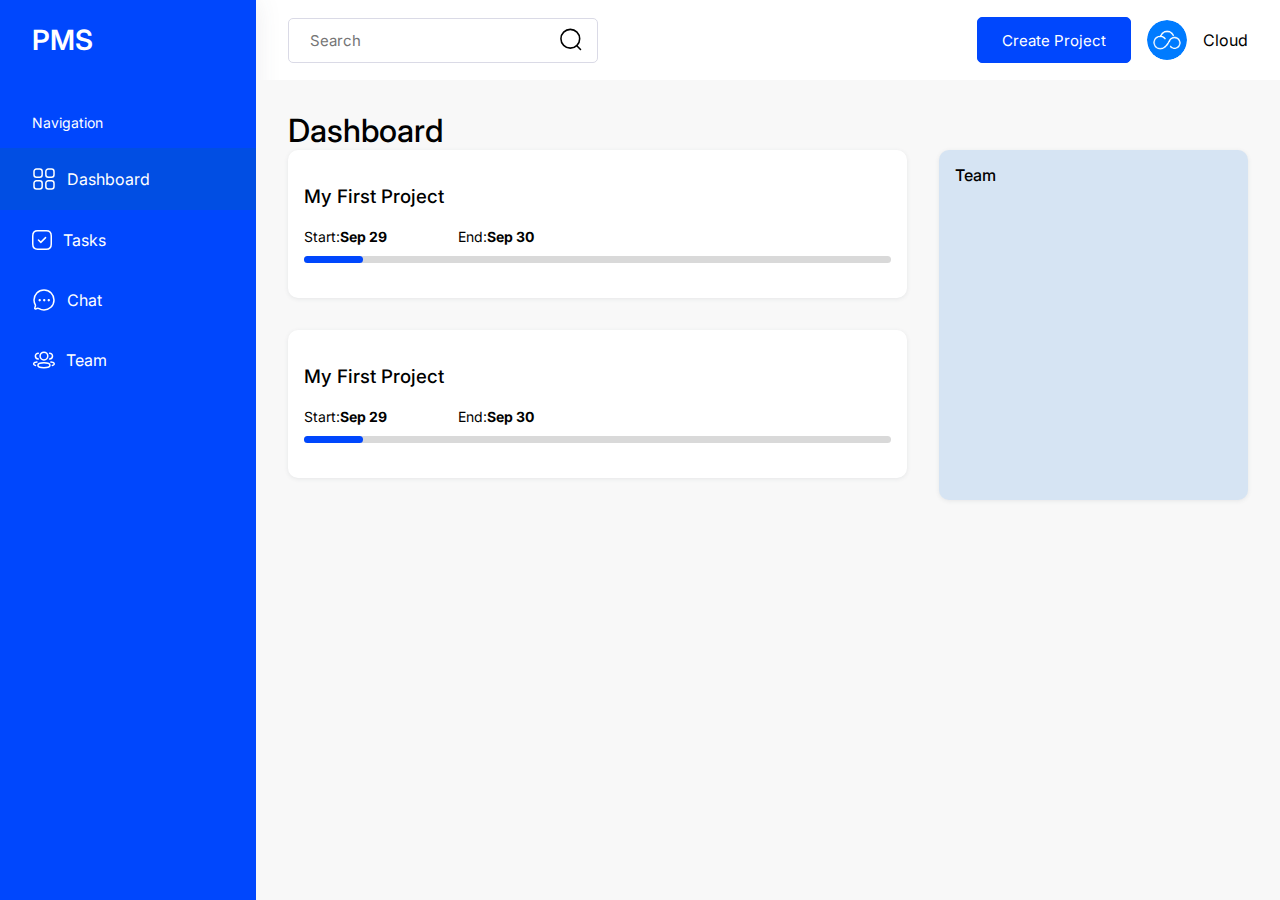
<file: index.html>
<!DOCTYPE html>
<html lang="en">
<head>
  <meta charset="UTF-8">
  <meta name="viewport" content="width=device-width, initial-scale=1.0">
  <link rel="preconnect" href="https://fonts.googleapis.com">
  <link rel="preconnect" href="https://fonts.gstatic.com" crossorigin>
  <link href="https://fonts.googleapis.com/css2?family=Inter:wght@100;200;300;400;500;600&display=swap" rel="stylesheet">
  <link rel="stylesheet" href="/css/styles.css">
  <title>Dashboard</title>
</head>
<body>
  <div class="app">
    <aside>
      <div class="logo">PMS</div>
      <nav>
        <ul>
          <li><a href="/" class="active"> <img src="/images/Category.svg" class="nav-icon" alt="Dashboard"> <span>Dashboard</span></a></li>
          <li><a href="/tasks.html"> <img src="/images/Tick Square.svg" class="nav-icon" alt="Tasks"> <span>Tasks</span></a></li>
          <li><a href="/chat.html"> <img src="/images/Chat.svg" class="nav-icon" alt="Chat Icon"> <span>Chat</span></a></li>
          <li><a href="/team.html"> <img src="/images/User.svg" class="nav-icon" alt="Team"> <span>Team</span></a></li>
        </ul>
      </nav>
    </aside>
    <main>
      <nav>
        <div class="container">
          <div class="top-navbar">
            <div class="top-navbar-left">
              <div class="search-bar">
                <input type="text" class="search-field" placeholder="Search">
                <button type="submit" class="search-button">
                  <img src="/images/Search.svg" alt="">
               </button>
              </div>
            </div>
            <div class="top-navbar-right">
              <a href="create-project.html" class="btn btn-primary">Create Project</a>
              <div class="user-account">
                <div class="user-image"><div class="image-container"><img src="images/logo.png" alt=""></div></div>
                <div class="user-name">Cloud</div>
              </div>
            </div>
          </div>
        </div>
      </nav>
      <section>
        <header class="main-header">
          <h1>Dashboard</h1>
        </header>
        <section class="main-content">
          <div class="content-container">
            <div class="projects-grid">
              <a href="/project.html" class="project-card">
                <h3 class="title">My First Project</h3>
                <div class="project-details">
                  <div class="period">
                    <div class="start-date">
                      <i class="fas fa-calendar"></i>
                      Start: <span>Sep 29</span>
                    </div>
                    <div class="end-date">
                      <i class="fas fa-check-square"></i>
                      End: <span>Sep 30</span>
                    </div>
                  </div>
                  <div class="progress-bar">
                    <div class="progress" style="width: 10%;"></div>
                  </div>
                </div>
              </a>
              <div class="project-card">
                <h3 class="title">My First Project</h3>
                <div class="project-details">
                  <div class="period">
                    <div class="start-date">
                      <i class="fas fa-calendar"></i>
                      Start: <span>Sep 29</span>
                    </div>
                    <div class="end-date">
                      <i class="fas fa-check-square"></i>
                      End: <span>Sep 30</span>
                    </div>
                  </div>
                  <div class="progress-bar">
                    <div class="progress" style="width: 10%;"></div>
                  </div>
                </div>
              </div>
            </div>
          </div>
          <div class="aside-container">
            <div class="team-view">
              <h4>Team</h4>
            </div>
          </div>
        </section>
      </section>
    </main>
  </div>
</body>
</html>
</file>
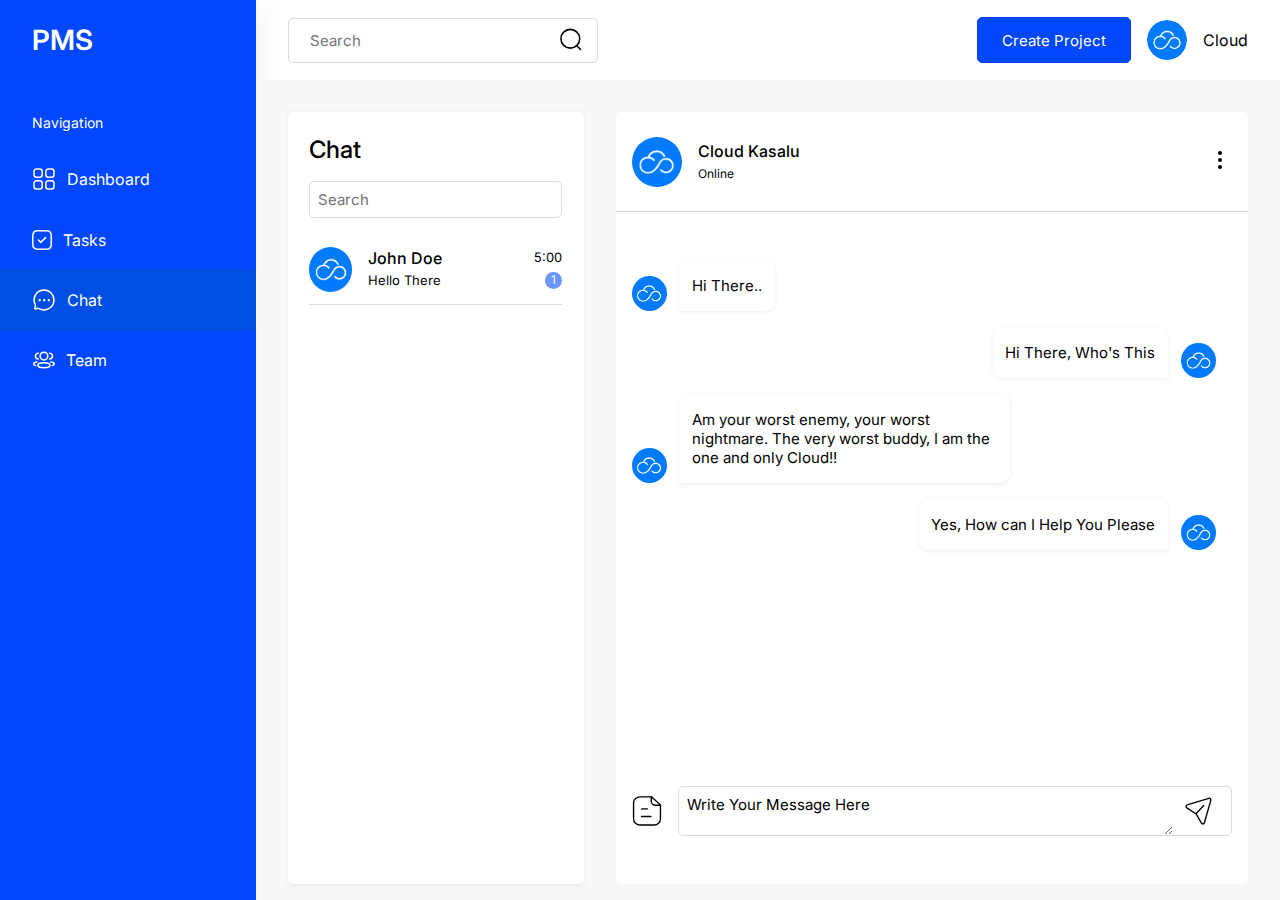
<file: chat.html>
<!DOCTYPE html>
<html lang="en">
<head>
  <meta charset="UTF-8">
  <meta name="viewport" content="width=device-width, initial-scale=1.0">
  <link rel="preconnect" href="https://fonts.googleapis.com">
  <link rel="preconnect" href="https://fonts.gstatic.com" crossorigin>
  <link href="https://fonts.googleapis.com/css2?family=Inter:wght@100;200;300;400;500;600&display=swap" rel="stylesheet">
  <link rel="stylesheet" href="/css/styles.css">
  <title>Dashboard</title>
</head>
<body>
  <div class="app">
    <aside>
      <div class="logo">PMS</div>
      <nav>
        <ul>
          <li><a href="/" > <img src="/images/Category.svg" class="nav-icon" alt="Dashboard"> <span>Dashboard</span></a></li>
          <li><a href="/tasks.html"> <img src="/images/Tick Square.svg" class="nav-icon" alt="Tasks"> <span>Tasks</span></a></li>
          <li><a href="/chat.html" class="active"> <img src="/images/Chat.svg" class="nav-icon" alt="Chat Icon"> <span>Chat</span></a></li>
          <li><a href="/team.html"> <img src="/images/User.svg" class="nav-icon" alt="Team"> <span>Team</span></a></li>
        </ul>
      </nav>
    </aside>
    <main>
      <nav>
        <div class="container">
          <div class="top-navbar">
            <div class="top-navbar-left">
              <div class="search-bar">
                <input type="text" class="search-field" placeholder="Search">
                <button type="submit" class="search-button">
                  <img src="/images/Search.svg" alt="">
               </button>
              </div>
            </div>
            <div class="top-navbar-right">
              <a href="create-project.html" class="btn btn-primary">Create Project</a>
              <div class="user-account">
                <div class="user-image"><div class="image-container"><img src="images/logo.png" alt=""></div></div>
                <div class="user-name">Cloud</div>
              </div>
            </div>
          </div>
        </div>
      </nav>
      <section>
        <div class="chat-container">
            <div class="chat-list-container content-modal">
                <header>
                    <h2>Chat</h2>
                </header>
                <div class="search">
                  <input type="text" class="search-field" placeholder="Search">
                </div>
                <div class="chat-list">
                    <div class="chat">
                      <div class="receiver-image user-image">
                        <div class="image-container">
                          <img src="images/logo.png" alt="">
                        </div>
                      </div>
                      <div class="chat-details">
                        <div class="top">
                          <div class="name"><h4>John Doe</h4></div>
                          <div class="time">5:00</div>
                        </div>
                        <div class="bottom">
                          <div class="message">Hello There</div>
                          <div class="message-count">1</div>
                        </div>
                      </div>
                    </div>
                </div>
            </div>
            <div class="chat-field-container">
                <div class="chat-header">
                    <div class="chat-header-user">
                        <div class="user-image">
                            <div class="image-container">
                                <img src="images/logo.png" alt="">
                            </div>
                        </div>
                        <div class="user-name">
                            <h4>Cloud Kasalu</h4>
                            <div class="user-status">Online</div>
                        </div>
                    </div>
                    <div class="chat-head-options">
                      <img src="images/more-vertical.svg" alt="">
                    </div>
                </div>
                <div class="chat-field">
                  <div class="chat-blob receiver">
                    <div class="user-image user-receiver">
                      <div class="image-container">
                        <img src="images/logo.png" alt="">
                      </div>
                    </div>
                    <div class="receiver-message message">
                      <p>Hi There..</p>
                    </div>
                  </div>
                  <div class="chat-blob sender">
                    <div class="sender-message message">
                      <p>Hi There, Who's This</p>
                    </div>
                    <div class="user-image user-sender">
                      <div class="image-container">
                        <img src="images/logo.png" alt="">
                      </div>
                    </div>
                  </div>
                  <div class="chat-blob receiver">
                    <div class="user-image user-receiver">
                      <div class="image-container">
                        <img src="images/logo.png" alt="">
                      </div>
                    </div>
                    <div class="receiver-message message">
                      <p>Am your worst enemy, your worst nightmare. The very worst buddy, I am the one and only Cloud!!
                      </p>
                    </div>
                  </div>
                  <div class="chat-blob sender">
                    <div class="sender-message message">
                      <p>Yes, How can I Help You Please</p>
                    </div>
                    <div class="user-image user-sender">
                      <div class="image-container">
                        <img src="images/logo.png" alt="">
                      </div>
                    </div>
                  </div>
                </div>
                <form class="chat-sender">
                  <div class="attachment"><img src="/images/Paper.svg" alt=""><input type="file" name="attachment" id=""></div>
                  <div class="textfield">
                    <textarea name="message" id="" cols="30" rows="10">Write Your Message Here</textarea>
                    <button type="submit"><img src="images/Send.svg" alt=""></button>
                  </div>
                </form>
            </div>
        </div>
      </section>
    </main>
  </div>
</body>
</html>
</file>
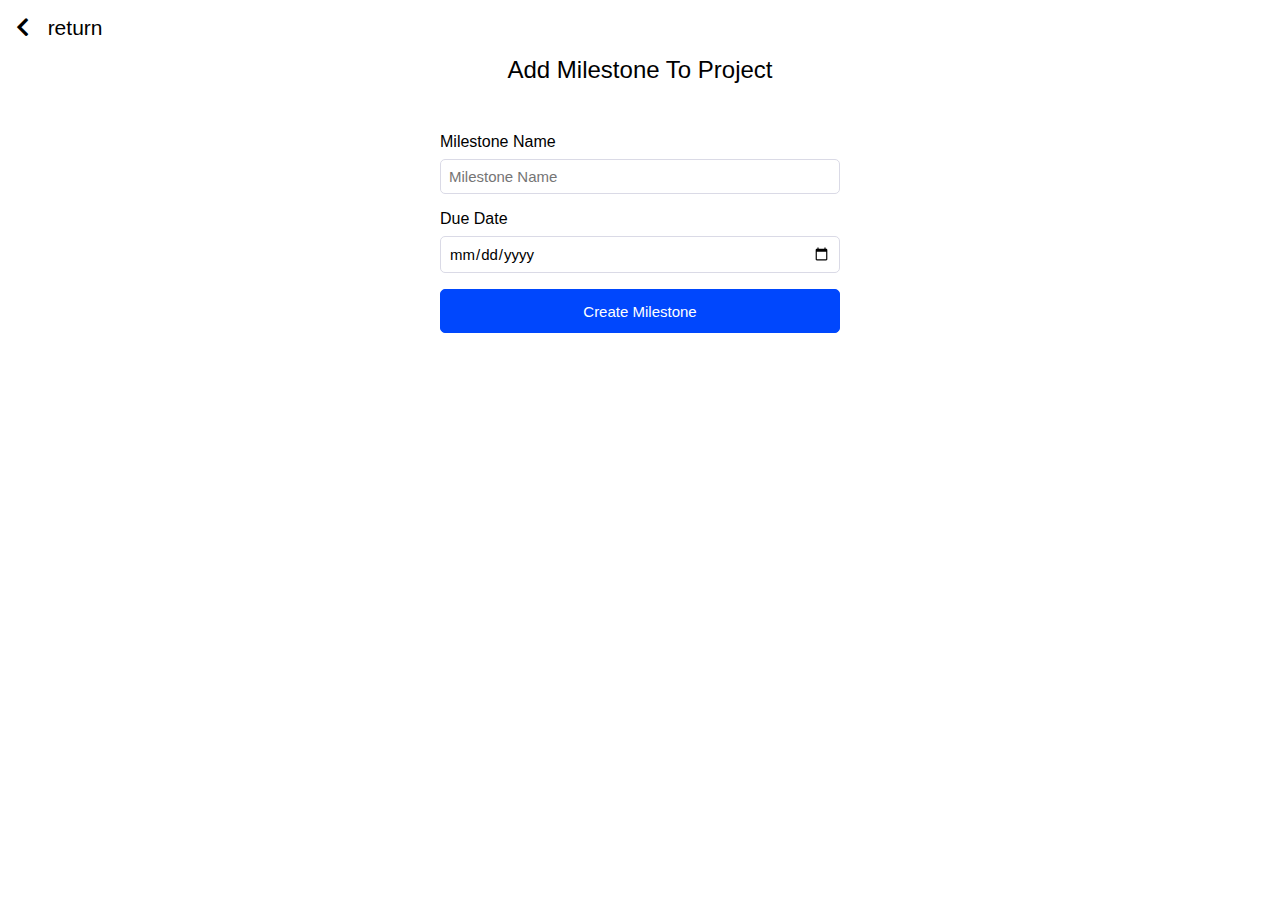
<file: create-milestone.html>
<!DOCTYPE html>
<html lang="en">
<head>
    <meta charset="UTF-8">
    <meta name="viewport" content="width=device-width, initial-scale=1.0">
    <title>Create Project</title>
    <link rel="stylesheet" href="https://cdnjs.cloudflare.com/ajax/libs/font-awesome/5.15.3/css/all.min.css">
    <link rel="stylesheet" href="/css/styles.css">
</head>
<body>
    <div class="form-page">
        <nav>
            <a href="/" class="return">
                <i class="fas fa-chevron-left"></i>
                return
            </a>
        </nav>
        <main>
            <form action="" method="post">

                <div class="form-header">
                    <h2>Add Milestone To Project</h2>
                </div>
                <div class="form-field">
                    <label for="name">Milestone Name</label>
                    <input type="text" name="name" placeholder="Milestone Name" id="name">
                </div>
                <div class="form-field">
                    <label for="date">Due Date</label>
                    <input type="date" name="date" id="date">
                </div>
                <button type="submit" class="btn btn-primary">Create Milestone</button>
            </form>
        </main>
    </div>
</body>
</html>
</file>
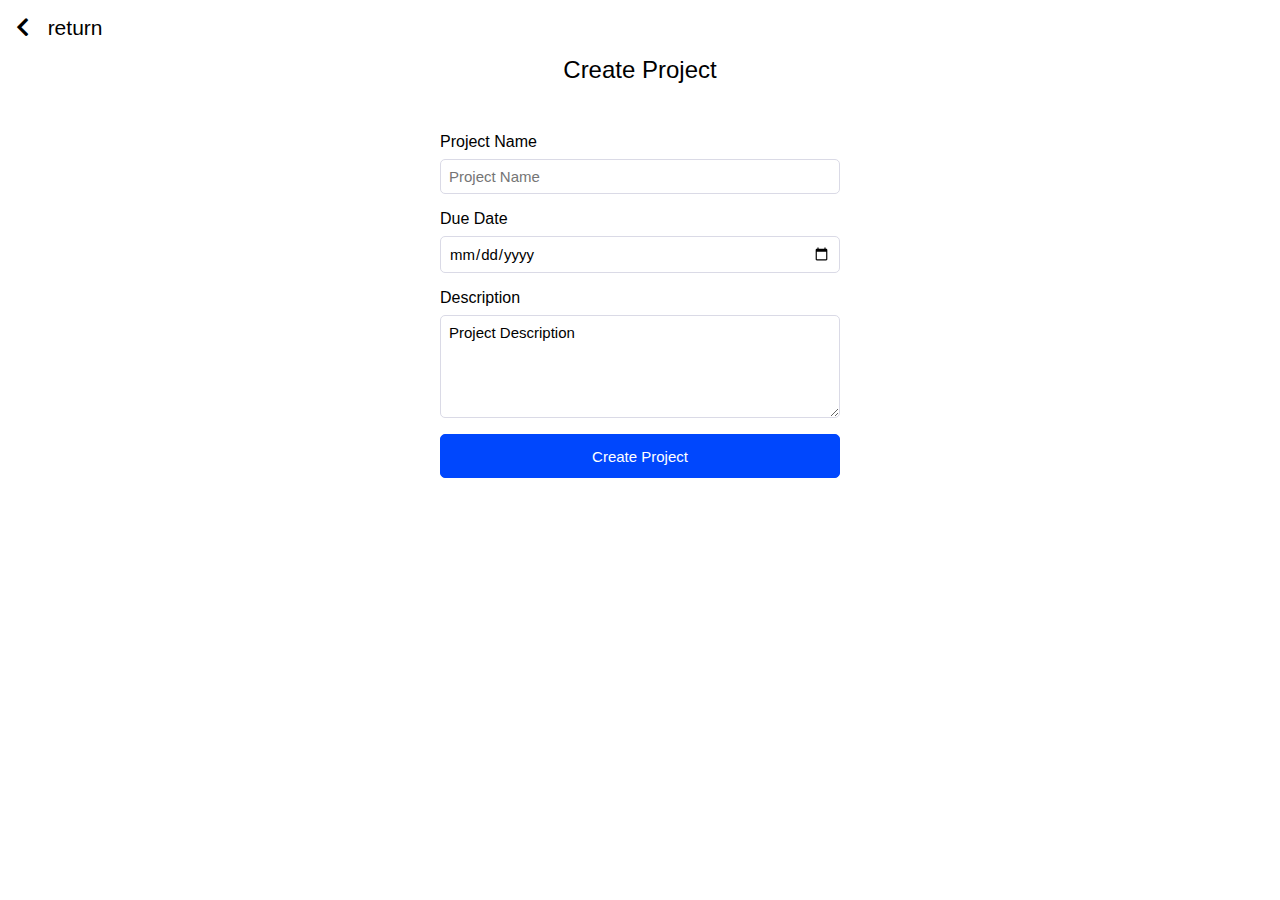
<file: create-project.html>
<!DOCTYPE html>
<html lang="en">
<head>
    <meta charset="UTF-8">
    <meta name="viewport" content="width=device-width, initial-scale=1.0">
    <title>Create Project</title>
    <link rel="stylesheet" href="https://cdnjs.cloudflare.com/ajax/libs/font-awesome/5.15.3/css/all.min.css">
    <link rel="stylesheet" href="/css/styles.css">
</head>
<body>
    <div class="form-page">
        <nav>
            <a href="/" class="return">
                <i class="fas fa-chevron-left"></i>
                return
            </a>
        </nav>
        <main>
            <form action="" method="post">

                <div class="form-header">
                    <h2>Create Project</h2>
                </div>
                <div class="form-field">
                    <label for="name">Project Name</label>
                    <input type="text" name="name" placeholder="Project Name" id="name">
                </div>
                <div class="form-field">
                    <label for="date">Due Date</label>
                    <input type="date" name="date" id="date">
                </div>
                <div class="form-field">
                    <label for="description">Description</label>
                    <textarea name="description" id="description" cols="30" rows="5">Project Description</textarea>
                </div>
                <button type="submit" class="btn btn-primary">Create Project</button>
            </form>
        </main>
    </div>
</body>
</html>
</file>
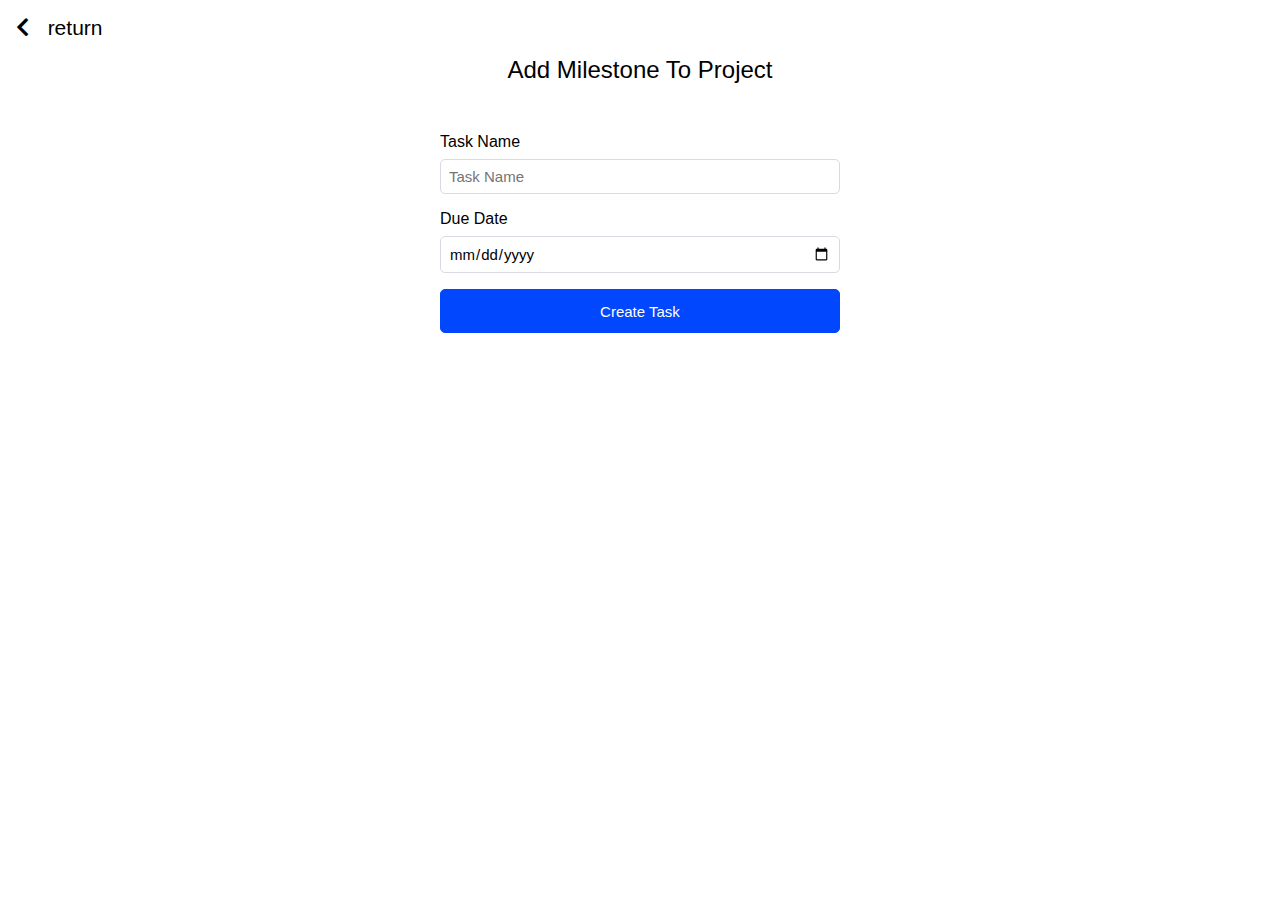
<file: create-task.html>
<!DOCTYPE html>
<html lang="en">
<head>
    <meta charset="UTF-8">
    <meta name="viewport" content="width=device-width, initial-scale=1.0">
    <title>Create Project</title>
    <link rel="stylesheet" href="https://cdnjs.cloudflare.com/ajax/libs/font-awesome/5.15.3/css/all.min.css">
    <link rel="stylesheet" href="/css/styles.css">
</head>
<body>
    <div class="form-page">
        <nav>
            <a href="/" class="return">
                <i class="fas fa-chevron-left"></i>
                return
            </a>
        </nav>
        <main>
            <form action="" method="post">

                <div class="form-header">
                    <h2>Add Milestone To Project</h2>
                </div>
                <div class="form-field">
                    <label for="name">Task Name</label>
                    <input type="text" name="name" placeholder="Task Name" id="name">
                </div>
                <div class="form-field">
                    <label for="date">Due Date</label>
                    <input type="date" name="date" id="date">
                </div>
                <button type="submit" class="btn btn-primary">Create Task</button>
            </form>
        </main>
    </div>
</body>
</html>
</file>
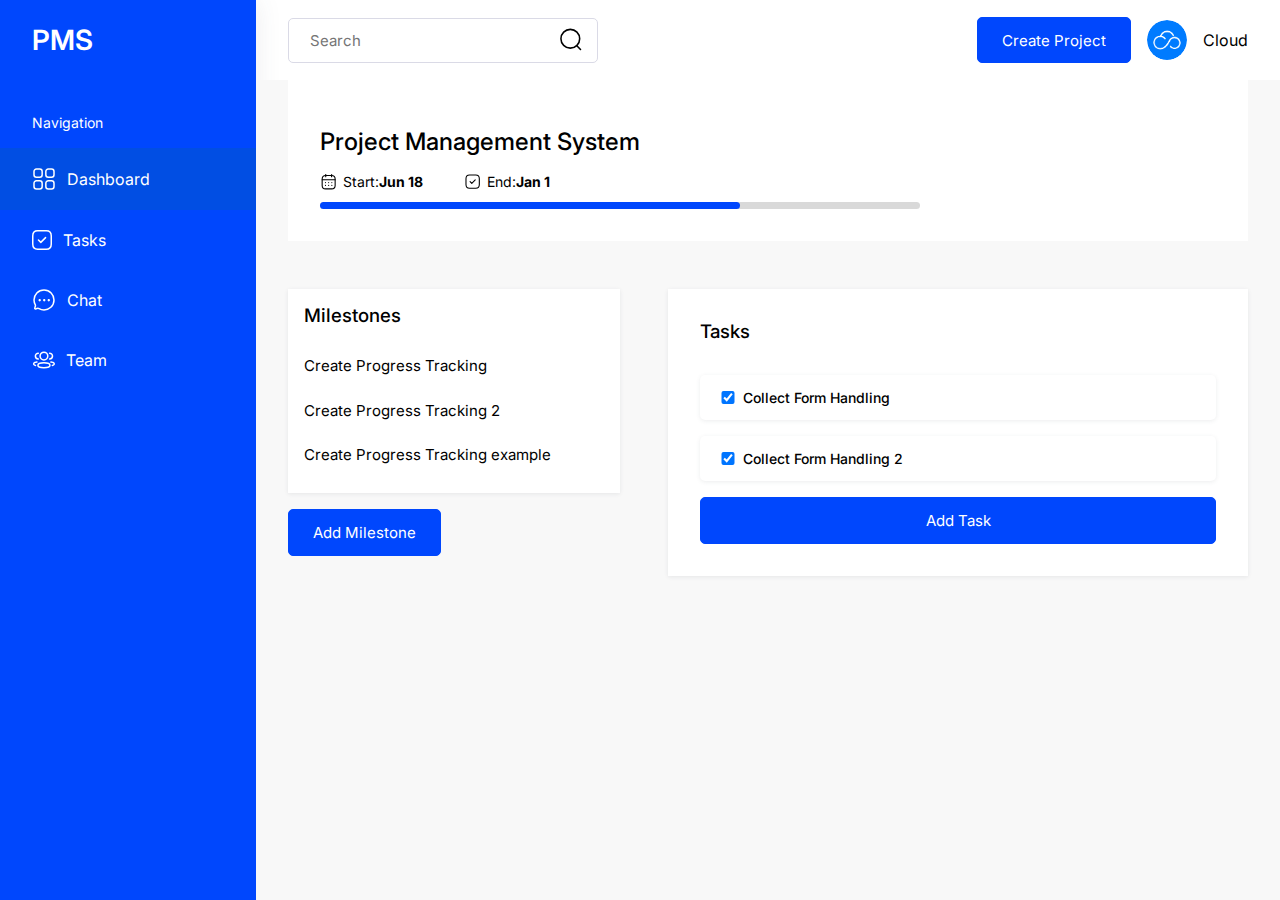
<file: project.html>
<!DOCTYPE html>
<html lang="en">
<head>
  <meta charset="UTF-8">
  <meta name="viewport" content="width=device-width, initial-scale=1.0">
  <link rel="preconnect" href="https://fonts.googleapis.com">
  <link rel="preconnect" href="https://fonts.gstatic.com" crossorigin>
  <link href="https://fonts.googleapis.com/css2?family=Inter:wght@100;200;300;400;500;600&display=swap" rel="stylesheet">
  <link rel="stylesheet" href="/css/styles.css">
  <title>Dashboard</title>
  <script defer src="/js/project.js"></script>
</head>
<body>
  <div class="app">
    <aside>
      <div class="logo">PMS</div>
      <nav>
        <ul>
          <li><a href="/" class="active"> <img src="/images/Category.svg" class="nav-icon" alt="Dashboard"> <span>Dashboard</span></a></li>
          <li><a href="/tasks.html"> <img src="/images/Tick Square.svg" class="nav-icon" alt="Tasks"> <span>Tasks</span></a></li>
          <li><a href="/chat.html"> <img src="/images/Chat.svg" class="nav-icon" alt="Chat Icon"> <span>Chat</span></a></li>
          <li><a href="/team.html"> <img src="/images/User.svg" class="nav-icon" alt="Team"> <span>Team</span></a></li>
        </ul>
      </nav>
    </aside>
    <main>
      <nav>
        <div class="container">
          <div class="top-navbar">
            <div class="top-navbar-left">
              <div class="search-bar">
                <input type="text" class="search-field" placeholder="Search">
                <button type="submit" class="search-button">
                  <img src="/images/Search.svg" alt="">
               </button>
              </div>
            </div>
            <div class="top-navbar-right">
              <a href="create-project.html" class="btn btn-primary">Create Project</a>
              <div class="user-account">
                <div class="user-image"><div class="image-container"><img src="images/logo.png" alt=""></div></div>
                <div class="user-name">Cloud</div>
              </div>
            </div>
          </div>
        </div>
      </nav>
      <section>
        <!-- <header class="main-header">
          <h1>Dashboard</h1>
        </header> -->
        <section class="project">
          <div class="project-header project-card">
            <div class="project-details">

            </div>
         </div>
          <div class="project-container">
                <section class="project-tracking">
                    <div class="milestones-section">
                      <div class="milestones-container">
                        <div class="milestones-header">
                          <h3 class="milestones-title">Milestones</h3>
                        </div>
                        <ul class="milestones-list">
                        </ul>
                      </div>
                        <a class="add-milestone-link" href="">
                        <button class="btn btn-primary">Add Milestone</button>
                        </a>
  
                      </div>
                      <div class="tasks-section">
                        <div class="tasks-container">
                          <div class="tasks-header">
                            <h3>Tasks</h3>
                          </div>
                          <ul class="tasks-list">
                          
                          </ul>
                        </div>
                        <a class="add-task-link" href="">
                        <button class="add-task-btn btn btn-primary">Add Task</button>
                        </a>
                      </div>
                </section>
            </div>
        </section>
      </section>
    </main>
  </div>
</body>
</html>
</file>
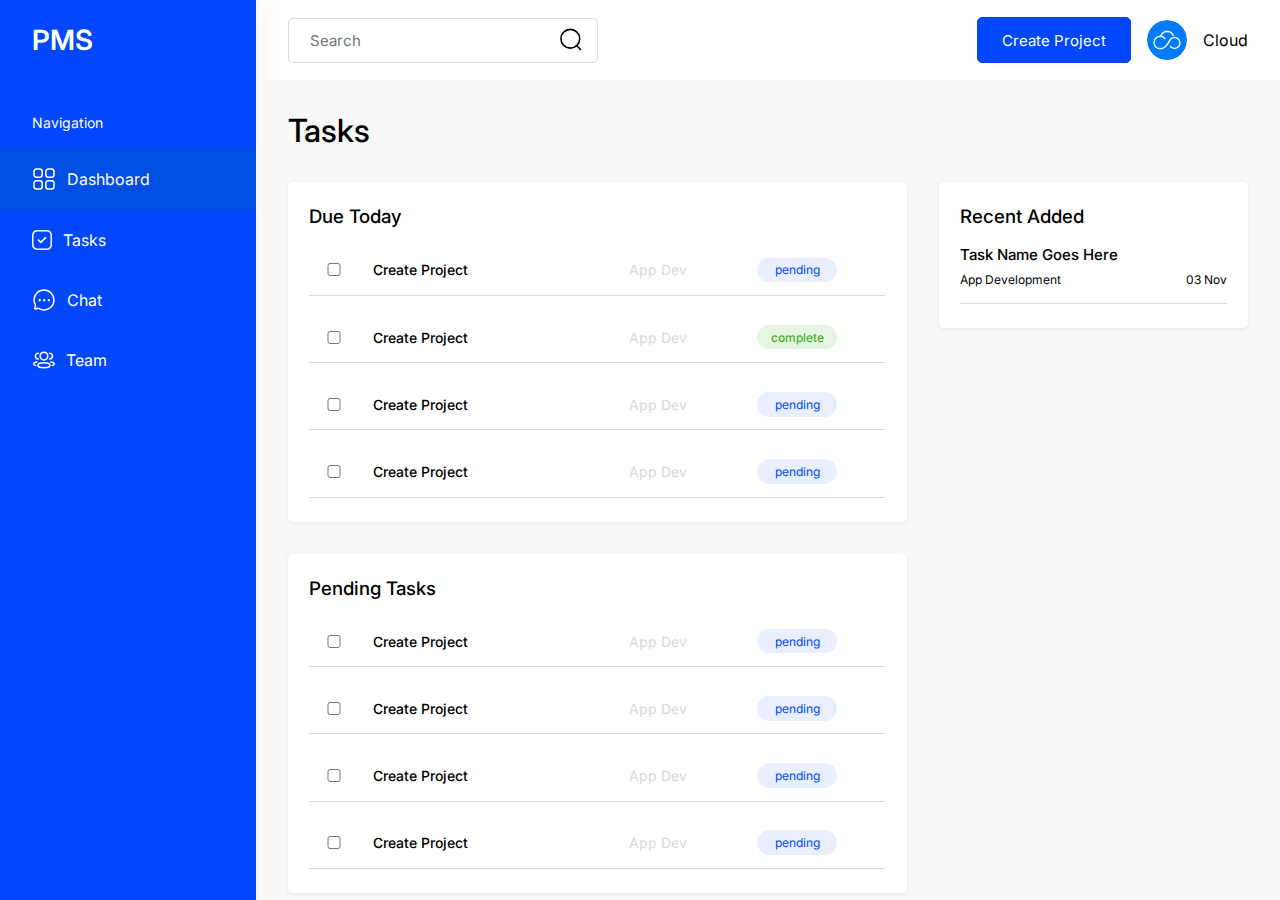
<file: tasks.html>
<!DOCTYPE html>
<html lang="en">
<head>
  <meta charset="UTF-8">
  <meta name="viewport" content="width=device-width, initial-scale=1.0">
  <link rel="preconnect" href="https://fonts.googleapis.com">
  <link rel="preconnect" href="https://fonts.gstatic.com" crossorigin>
  <link href="https://fonts.googleapis.com/css2?family=Inter:wght@100;200;300;400;500;600&display=swap" rel="stylesheet">
  <link rel="stylesheet" href="/css/styles.css">
  <title>Dashboard</title>
</head>
<body>
  <div class="app">
    <aside>
      <div class="logo">PMS</div>
      <nav>
        <ul>
          <li><a href="/" class="active"> <img src="/images/Category.svg" class="nav-icon" alt="Dashboard"> <span>Dashboard</span></a></li>
          <li><a href="/tasks.html"> <img src="/images/Tick Square.svg" class="nav-icon" alt="Tasks"> <span>Tasks</span></a></li>
          <li><a href="/chat.html"> <img src="/images/Chat.svg" class="nav-icon" alt="Chat Icon"> <span>Chat</span></a></li>
          <li><a href="/team.html"> <img src="/images/User.svg" class="nav-icon" alt="Team"> <span>Team</span></a></li>
        </ul>
      </nav>
    </aside>
    <main>
      <nav>
        <div class="container">
          <div class="top-navbar">
            <div class="top-navbar-left">
              <div class="search-bar">
                <input type="text" class="search-field" placeholder="Search">
                <button type="submit" class="search-button">
                  <img src="/images/Search.svg" alt="">
               </button>
              </div>
            </div>
            <div class="top-navbar-right">
              <a href="create-project.html" class="btn btn-primary">Create Project</a>
              <div class="user-account">
                <div class="user-image"><div class="image-container"><img src="images/logo.png" alt=""></div></div>
                <div class="user-name">Cloud</div>
              </div>
            </div>
          </div>
        </div>
      </nav>
      <section>
        <header class="main-header">
          <h1>Tasks</h1>
        </header>
        <section class="main-content">
          <div class="content-container">
            <div class="content-modal due-today">
              <h3>Due Today</h3>
              <div class="tasks-list">
                <div class="task-grid">
                  <div class="checkbox"><input type="checkbox"></div>
                  <div class="task-name">Create Project</div>
                  <div class="project-tag">App Dev</div>
                  <div class="status">
                    <div class="status-button pending">pending</div>
                  </div>
                </div>
                <div class="task-grid">
                  <div class="checkbox"><input type="checkbox"></div>
                  <div class="task-name">Create Project</div>
                  <div class="project-tag">App Dev</div>
                  <div class="status">
                    <div class="status-button complete">complete</div>
                  </div>
                </div>
                <div class="task-grid">
                  <div class="checkbox"><input type="checkbox"></div>
                  <div class="task-name">Create Project</div>
                  <div class="project-tag">App Dev</div>
                  <div class="status">
                    <div class="status-button pending">pending</div>
                  </div>
                </div>
                <div class="task-grid">
                  <div class="checkbox"><input type="checkbox"></div>
                  <div class="task-name">Create Project</div>
                  <div class="project-tag">App Dev</div>
                  <div class="status">
                    <div class="status-button pending">pending</div>
                  </div>
                </div>
              </div>
            </div>
            <div class="content-modal due-today">
              <h3>Pending Tasks</h3>
              <div class="tasks-list">
                <div class="task-grid">
                  <div class="checkbox"><input type="checkbox"></div>
                  <div class="task-name">Create Project</div>
                  <div class="project-tag">App Dev</div>
                  <div class="status">
                    <div class="status-button pending">pending</div>
                  </div>
                </div>
                <div class="task-grid">
                  <div class="checkbox"><input type="checkbox"></div>
                  <div class="task-name">Create Project</div>
                  <div class="project-tag">App Dev</div>
                  <div class="status">
                    <div class="status-button pending">pending</div>
                  </div>
                </div>
                <div class="task-grid">
                  <div class="checkbox"><input type="checkbox"></div>
                  <div class="task-name">Create Project</div>
                  <div class="project-tag">App Dev</div>
                  <div class="status">
                    <div class="status-button pending">pending</div>
                  </div>
                </div>
                <div class="task-grid">
                  <div class="checkbox"><input type="checkbox"></div>
                  <div class="task-name">Create Project</div>
                  <div class="project-tag">App Dev</div>
                  <div class="status">
                    <div class="status-button pending">pending</div>
                  </div>
                </div>
              </div>
            </div>
          </div>
          <div class="aside-container">
            <div class="content-modal recent-added">
              <h3>Recent Added</h3>

              <div class="recent-tasks-list">
                <div class="recent-tasks-item">
                  <div class="task-name">Task Name Goes Here</div>
                  <div class="task-details">
                    <div class="project-tag">App Development</div>
                    <div class="due-date">03 Nov</div>
                  </div>
                </div>
              </div>
            </div>
          </div>
        </section>
      </section>
    </main>
  </div>
</body>
</html>
</file>
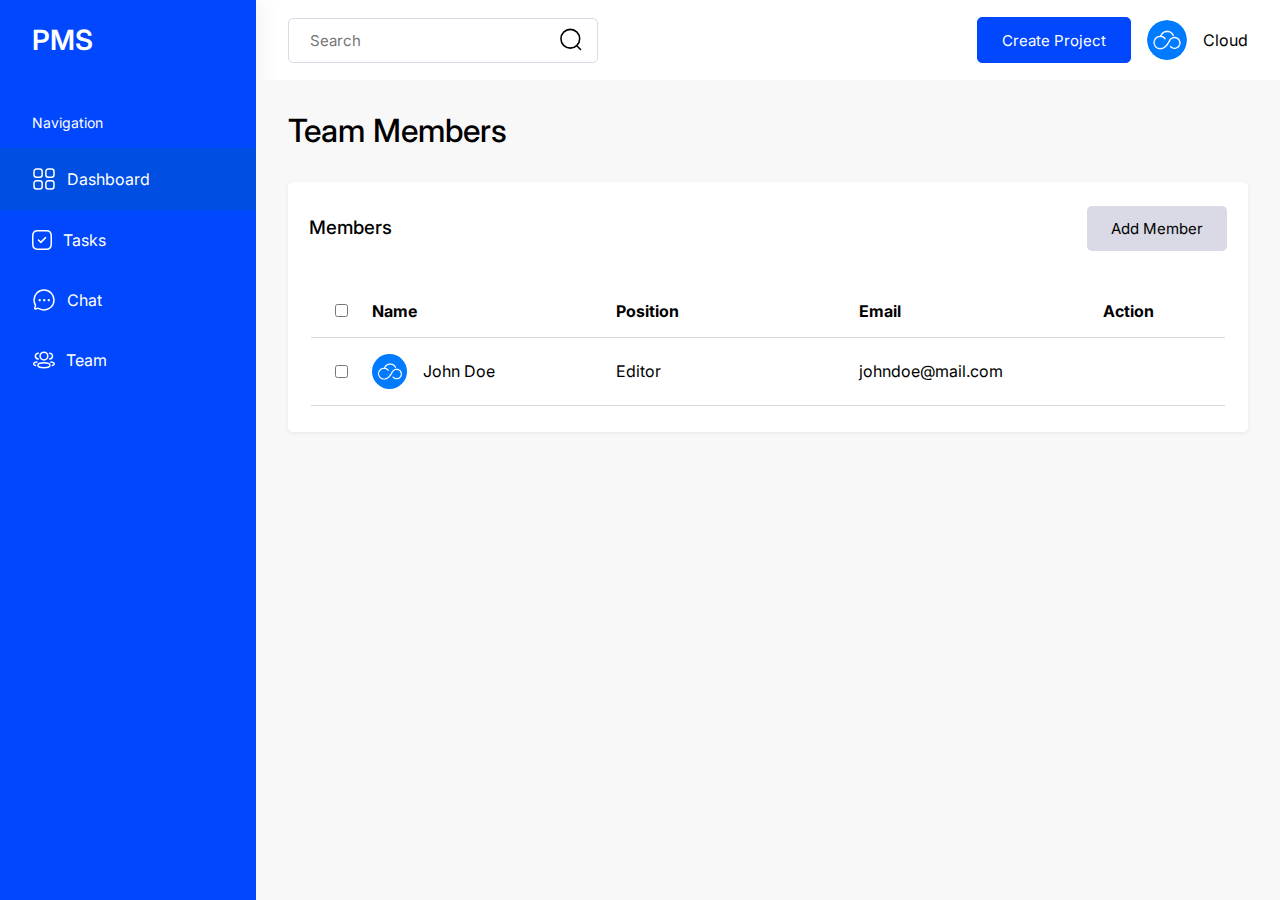
<file: team.html>
<!DOCTYPE html>
<html lang="en">
<head>
  <meta charset="UTF-8">
  <meta name="viewport" content="width=device-width, initial-scale=1.0">
  <link rel="preconnect" href="https://fonts.googleapis.com">
  <link rel="preconnect" href="https://fonts.gstatic.com" crossorigin>
  <link href="https://fonts.googleapis.com/css2?family=Inter:wght@100;200;300;400;500;600&display=swap" rel="stylesheet">
  <link rel="stylesheet" href="/css/styles.css">
  <title>Dashboard</title>
</head>
<body>
  <div class="app">
    <aside>
      <div class="logo">PMS</div>
      <nav>
        <ul>
          <li><a href="/" class="active"> <img src="/images/Category.svg" class="nav-icon" alt="Dashboard"> <span>Dashboard</span></a></li>
          <li><a href="/tasks.html"> <img src="/images/Tick Square.svg" class="nav-icon" alt="Tasks"> <span>Tasks</span></a></li>
          <li><a href="/chat.html"> <img src="/images/Chat.svg" class="nav-icon" alt="Chat Icon"> <span>Chat</span></a></li>
          <li><a href="/team.html"> <img src="/images/User.svg" class="nav-icon" alt="Team"> <span>Team</span></a></li>
        </ul>
      </nav>
    </aside>
    <main>
      <nav>
        <div class="container">
          <div class="top-navbar">
            <div class="top-navbar-left">
              <div class="search-bar">
                <input type="text" class="search-field" placeholder="Search">
                <button type="submit" class="search-button">
                  <img src="/images/Search.svg" alt="">
               </button>
              </div>
            </div>
            <div class="top-navbar-right">
              <a href="create-project.html" class="btn btn-primary">Create Project</a>
              <div class="user-account">
                <div class="user-image"><div class="image-container"><img src="images/logo.png" alt=""></div></div>
                <div class="user-name">Cloud</div>
              </div>
            </div>
          </div>
        </div>
      </nav>
      <section>
        <header class="main-header">
          <h1>Team Members</h1>
        </header>
        <section class="main-content">
          <div class="content-container">
            <div class="users content-modal">
              <header class="users-header">
                <h3>Members</h3>
                <button type="button" class="btn">Add Member</button>
              </header>
              <table class="content-table users-table">
                <tr class="table-head table-grid">
                    <th><input type="checkbox"></th>
                    <th>Name</th>
                    <th>Position</th>
                    <th>Email</th>
                    <th>Action</th>
                </tr>
                <tr class="table-grid">
                    <td><input type="checkbox"></td>
                    <td><div class="user-head"><div class="user-image"><div class="image-container"><img src="images/logo.png" alt=""></div></div><span>John Doe</span></div></td>
                    <td>Editor</td>
                    <td>johndoe@mail.com</td>
                    <td class="table-action">
                        <button class="btn btn-small btn-primary">Edit</button>
                        <button class="btn btn-small btn-secondary">Delete</button>
                    </td>
                </tr>
            </table>
            </div>
          </div>
        </section>
      </section>
    </main>
  </div>
</body>
</html>
</file>
<file: css/styles.css>
/* Common styles for both pages */
*, *::before, *::after {
  margin: 0;
  padding: 0;
  box-sizing: border-box;
}

:root {
  --primary-color: #0047FD;
  --secondary-color: #2929cc;
  --accent-color: #6677cc;
  --background-color: #dadae6;
  --text-color:#ffffff;
  --white-color:#ffffff;
  --dark-color: #000000;
  --box-shadow: 0px 1px 4px 0px rgba(73, 80, 87, 0.10);
}

body {
  font-family: "Inter", sans-serif;
  font-size: 16px;
}

ul {
  list-style: none;
  padding: 0;
}

a {
  text-decoration: none;
  color: inherit;
}

i {
  color: var(--dark-color);
}

h1, h2, h3, h4, h5 {
  font-weight: 500;
  color: var(--dark-color);
  margin: 0;
  line-height: 1.2;
}

.btn {
  display: block;
  padding: 0.8rem 1.5rem;
  border: none;
  border-radius: 5px;
  background: none;
  outline: none;
  font-size: 15px;
  font-family: inherit;
}

.btn-primary {
  background-color: var(--primary-color);
  border: var(--primary-color) 1px solid;
  color: white;
}

.image-container {
  width: 100%;
  height: 100%;
  position: relative;
}
.image-container img {
  position: absolute;
  top: 0;
  right: 0;
  bottom: 0;
  left: 0;
  display: block;
  width: 100%;
  max-width: 100%;
  height: 100%;
  max-height: 100%;
  -o-object-fit: cover;
     object-fit: cover;
  -o-object-position: center;
     object-position: center;
  transition: all 0.2s linear;
}

label {
  display: block;
  margin-bottom: 0.5rem;
}

input, textarea, select {
  display: block;
  width: 100%;
  padding: 0.5rem;
  margin-bottom: 1rem;
  border: 1px solid var(--background-color);
  border-radius: 5px;
  font-family: inherit;
  font-size: 15px;
}

.user-head {
  display: flex;
  align-items: center;
}

.user-image {
  border-radius: 100%;
  overflow: hidden;
  margin-right: 1rem;
}

.app {
  width: 100%;
  height: 100vh;
  overflow: hidden;
  display: flex;
  justify-content: space-between;
}
.app main {
  width: 80%;
}
.app main > section {
  padding: 0 2rem;
  background-color: #f8f8f8;
  height: calc(100vh - 80px);
  overflow-y: auto;
  padding-bottom: 3rem;
}
.app aside {
  width: 20%;
  height: 100vh;
  box-shadow: 0px 0px 25px rgba(73, 80, 87, 0.1);
  background-color: var(--primary-color);
  color: var(--white-color);
}
.app aside .logo {
  display: flex;
  align-items: center;
  height: 80px;
  padding-left: 2rem;
  font-size: 28px;
  font-weight: 600;
}
.app aside nav {
  margin-top: 2rem;
}
.app aside nav::before {
  content: "Navigation";
  margin-left: 2rem;
  font-size: 14px;
}
.app aside nav ul li:first-of-type {
  margin-top: 1rem;
}
.app aside nav ul li a {
  padding: 1.2rem 0;
  display: flex;
  align-items: center;
  padding-left: 2rem;
}
.app aside nav ul li a.active {
  background-color: rgba(2, 89, 189, 0.4117647059);
}
.app aside nav ul li a:hover {
  background-color: rgba(2, 89, 189, 0.4117647059);
}
.app aside nav ul li a .nav-icon {
  margin-right: 0.7rem;
}

.top-navbar {
  display: flex;
  align-items: center;
  justify-content: space-between;
  width: 100%;
  height: 80px;
  padding: 0 2rem;
}
.top-navbar .top-navbar-right {
  display: flex;
  -moz-column-gap: 1rem;
       column-gap: 1rem;
  align-items: center;
}
.top-navbar .top-navbar-right .user-account {
  display: flex;
  align-items: center;
}
.top-navbar .top-navbar-right .user-image {
  width: 40px;
  height: 40px;
  margin-right: 1rem;
}
.top-navbar .top-navbar-right .user-image img {
  border-radius: 100%;
}

.search-bar {
  width: 100%;
  height: 45px;
  display: flex;
  align-items: center;
  border-radius: 5px;
  justify-content: space-between;
  border: 1px solid var(--background-color);
  padding: 0 0.8rem;
}
.search-bar .search-field {
  margin: 0;
  height: 100%;
  width: 100%;
  border: none;
  outline: none;
}
.search-bar .search-button {
  border: none;
  background: none;
}

.main-header {
  padding-top: 2rem;
}

.main-content {
  display: flex;
  flex: 1 2;
  justify-content: space-between;
  flex-wrap: wrap;
  -moz-column-gap: 2rem;
       column-gap: 2rem;
}
.main-content .content-container {
  width: 100%;
  flex: 2;
}
.main-content .content-container .projects-grid {
  display: grid;
  grid-template-columns: repeat(auto-fill, minmax(300px, 1fr));
  gap: 2rem;
}
.main-content .content-container .projects-grid .project-card {
  display: flex;
  flex-direction: column;
  justify-content: space-evenly;
  border-radius: 10px;
  background-color: var(--white-color);
  height: 148px;
  padding: 1rem;
  box-shadow: var(--box-shadow);
}
.main-content .aside-container {
  width: 100%;
  flex: 1;
}
.main-content .aside-container .team-view {
  background-color: rgba(61, 137, 223, 0.1803921569);
  padding: 1rem;
  border-radius: 10px;
  width: 100%;
  height: 350px;
  box-shadow: var(--box-shadow);
}

.project-details .period {
  font-size: 14px;
  display: flex;
  align-items: center;
  justify-content: space-between;
  max-width: 230px;
  margin-bottom: 0.7rem;
}
.project-details .period > * {
  display: flex;
  align-items: center;
}
.project-details .period > * img {
  margin-right: 0.3rem;
}
.project-details .period span {
  font-weight: bold;
}
.project-details .progress-bar {
  height: 7px;
  border-radius: 15px;
  width: 100%;
  max-width: 600px;
  background-color: #D9D9D9;
}
.project-details .progress-bar .progress {
  height: 100%;
  border-radius: 15px;
  background-color: var(--primary-color);
}

.content-modal {
  margin-top: 2rem;
  background-color: var(--white-color);
  box-shadow: var(--box-shadow);
  border-radius: 5px;
  padding: 1.5rem 1.333rem;
}

.tasks-list .task-grid {
  margin-top: 1rem;
  width: 100%;
  align-items: center;
  padding: 0.8rem 0;
  display: grid;
  grid-template-columns: 0.5fr 2fr 1fr 1fr;
  border-bottom: 1px solid #D9D9D9;
}
.tasks-list .task-name {
  font-size: 14px;
  font-weight: 500;
}
.tasks-list .project-tag {
  color: #D9D9D9;
  font-size: 14px;
}
.tasks-list .checkbox input {
  margin: 0;
  text-align: justify;
  width: 50px;
}

.recent-tasks-item {
  padding: 1rem 0;
  border-bottom: 1px solid #D9D9D9;
}
.recent-tasks-item .task-name {
  font-size: 15px;
  font-weight: 500;
}
.recent-tasks-item .task-details {
  display: flex;
  justify-content: space-between;
  font-size: 12px;
  margin-top: 0.5rem;
}

.status-button {
  font-size: 12px;
  border-radius: 15px;
  padding: 0.3rem;
  display: flex;
  align-items: center;
  justify-content: center;
}
.status-button.pending {
  background-color: rgba(0, 72, 253, 0.0862745098);
  color: #0047FD;
  width: 80px;
}
.status-button.complete {
  background-color: rgba(42, 167, 0, 0.1176470588);
  color: #2BA700;
  width: 80px;
}

.chat-container {
  width: 100%;
  height: 100%;
  display: flex;
  -moz-column-gap: 2rem;
       column-gap: 2rem;
  justify-content: space-between;
}
.chat-container > * {
  height: 100%;
}
.chat-container .chat-list-container {
  flex: 0.8;
}
.chat-container .chat-list-container .search {
  margin: 1rem 0;
}
.chat-container .chat-list-container .chat-list .chat {
  display: flex;
  width: 100%;
  padding: 0.8rem 0;
  border-bottom: 1px solid var(--background-color);
}
.chat-container .chat-list-container .chat-list .chat .receiver-image {
  width: 45px;
  height: 45px;
  margin-right: 1rem;
  border-radius: 100%;
  overflow: hidden;
}
.chat-container .chat-list-container .chat-list .chat .chat-details {
  width: 80%;
  display: flex;
  flex-direction: column;
  justify-content: space-around;
}
.chat-container .chat-list-container .chat-list .chat .chat-details > * {
  width: 100%;
  display: flex;
  justify-content: space-between;
}
.chat-container .chat-list-container .chat-list .chat .chat-details .message, .chat-container .chat-list-container .chat-list .chat .chat-details .message-count, .chat-container .chat-list-container .chat-list .chat .chat-details .time {
  font-size: 13px;
}
.chat-container .chat-list-container .chat-list .chat .chat-details .message-count {
  width: 17px;
  text-align: center;
  height: 17px;
  background-color: #6b95ff;
  color: white;
  font-size: 12px;
  border-radius: 100%;
}
.chat-container .chat-field-container {
  border-radius: 5px;
  flex: 2;
  margin-top: 2rem;
  background-color: var(--white-color);
}
.chat-container .chat-field-container .chat-header {
  display: flex;
  height: 13%;
  align-items: center;
  justify-content: space-between;
  padding: 1rem;
  border-bottom: 1px solid #D9D9D9;
}
.chat-container .chat-field-container .chat-header .chat-header-user {
  display: flex;
  align-items: center;
}
.chat-container .chat-field-container .chat-header .chat-header-user .user-image {
  width: 50px;
  height: 50px;
}
.chat-container .chat-field-container .chat-header .chat-header-user .user-name .user-status {
  font-size: 12px;
  margin-top: 0.3rem;
}
.chat-container .chat-field-container .chat-field {
  width: 100%;
  height: 70%;
  overflow-y: auto;
  padding: 2rem 1rem;
}
.chat-container .chat-field-container .chat-field .chat-blob {
  margin: 1rem 0;
  display: flex;
  align-items: end;
}
.chat-container .chat-field-container .chat-field .chat-blob.sender {
  justify-content: flex-end;
}
.chat-container .chat-field-container .chat-field .chat-blob .user-image {
  width: 35px;
  height: 35px;
}
.chat-container .chat-field-container .chat-field .chat-blob .user-receiver {
  margin-right: 0.8rem;
}
.chat-container .chat-field-container .chat-field .chat-blob .user-sender {
  margin-left: 0.8rem;
}
.chat-container .chat-field-container .chat-field .chat-blob .message {
  max-width: 55%;
  font-size: 15px;
  background-color: var(--white-color);
  box-shadow: var(--box-shadow);
  padding: 1rem 0.8rem;
}
.chat-container .chat-field-container .chat-field .chat-blob .receiver-message {
  border-radius: 10px 10px 10px 0;
}
.chat-container .chat-field-container .chat-field .chat-blob .sender-message {
  border-radius: 10px 10px 0 10px;
}
.chat-container .chat-field-container .chat-sender {
  height: 15%;
  padding: 0 1rem;
  display: flex;
  align-items: center;
}
.chat-container .chat-field-container .chat-sender .attachment {
  margin-right: 1rem;
  height: 30px;
  position: relative;
  display: flex;
  justify-content: center;
}
.chat-container .chat-field-container .chat-sender .attachment input {
  opacity: 0;
  margin: 0;
  position: absolute;
  top: 0;
}
.chat-container .chat-field-container .chat-sender .textfield {
  width: 100%;
  height: 50px;
  border: 1px solid var(--background-color);
  border-radius: 5px;
  display: flex;
  align-items: center;
}
.chat-container .chat-field-container .chat-sender .textfield textarea {
  width: 100%;
  height: 100%;
  border: none;
  outline: none;
  margin: 0;
}
.chat-container .chat-field-container .chat-sender .textfield button {
  margin: 1rem;
  margin-left: 0.5rem;
  display: flex;
  align-items: center;
  border: none;
  background: none;
  outline: none;
}

.content-table {
  margin-top: 2rem;
  width: 100%;
  height: 100%;
}
.content-table input {
  margin: 0;
}
.content-table .table-head th {
  text-align: start;
}
.content-table .user-image {
  width: 35px;
  height: 35px;
}
.content-table .table-grid {
  padding: 1rem 0;
  border-bottom: 1px solid #D9D9D9;
  display: grid;
  align-items: center;
  grid-template-columns: 0.5fr 2fr 2fr 2fr 1fr;
}
.content-table .table-grid .table-action {
  display: none;
  -moz-column-gap: 1rem;
       column-gap: 1rem;
}

.users .users-header {
  display: flex;
  align-items: center;
  justify-content: space-between;
}
.users .users-header .btn {
  background-color: var(--background-color);
}

.project {
  width: 100%;
}
.project .project-header {
  padding: 2rem;
  padding-top: 3rem;
  margin-bottom: 3rem;
  background-color: var(--white-color);
}
.project .project-header h2 {
  margin-bottom: 1rem;
}

.project-tracking {
  display: flex;
  -moz-column-gap: 3rem;
       column-gap: 3rem;
}

.milestones-section .milestones-container {
  padding: 1rem;
  margin-bottom: 1rem;
  background-color: var(--white-color);
  box-shadow: var(--box-shadow);
}
.milestones-section .milestones-container h3 {
  margin-bottom: 1rem;
}
.milestones-section .milestones-list {
  max-width: 450px;
  width: 100%;
  min-width: 300px;
}
.milestones-section .milestones-list .milestone-button {
  cursor: pointer;
  width: 100%;
  text-align: justify;
  padding-left: 0;
}

.tasks-section {
  width: 100%;
  padding: 2rem;
  background-color: var(--white-color);
  box-shadow: var(--box-shadow);
  display: flex;
  flex-direction: column;
  justify-content: space-between;
}
.tasks-section .tasks-header {
  margin-bottom: 2rem;
}
.tasks-section .tasks-list {
  width: 100%;
}
.tasks-section .tasks-list .task-card {
  width: 100%;
  box-shadow: var(--box-shadow);
  margin-bottom: 1rem;
  padding: 0 0.8rem;
  border-radius: 5px;
}
.tasks-section .tasks-list .task-card form {
  height: 45px;
  display: flex;
  align-items: center;
}
.tasks-section .tasks-list .task-card form input {
  width: 30px;
  margin: 0;
}
.tasks-section .btn {
  width: 100%;
}

.form-page {
  width: 100%;
  height: 100vh;
  display: flex;
  flex-direction: column;
}
.form-page .return {
  font-size: 21px;
  display: flex;
  align-items: center;
  padding: 1rem;
  display: block;
}
.form-page .return i {
  padding-right: 0.8rem;
}
.form-page main {
  width: 100%;
  height: 100%;
  display: flex;
  justify-content: center;
}
.form-page main form {
  width: 100%;
  max-width: 400px;
}
.form-page main form .form-header {
  margin-bottom: 3rem;
  text-align: center;
}
.form-page main form .btn {
  width: 100%;
}/*# sourceMappingURL=styles.css.map */
</file>
